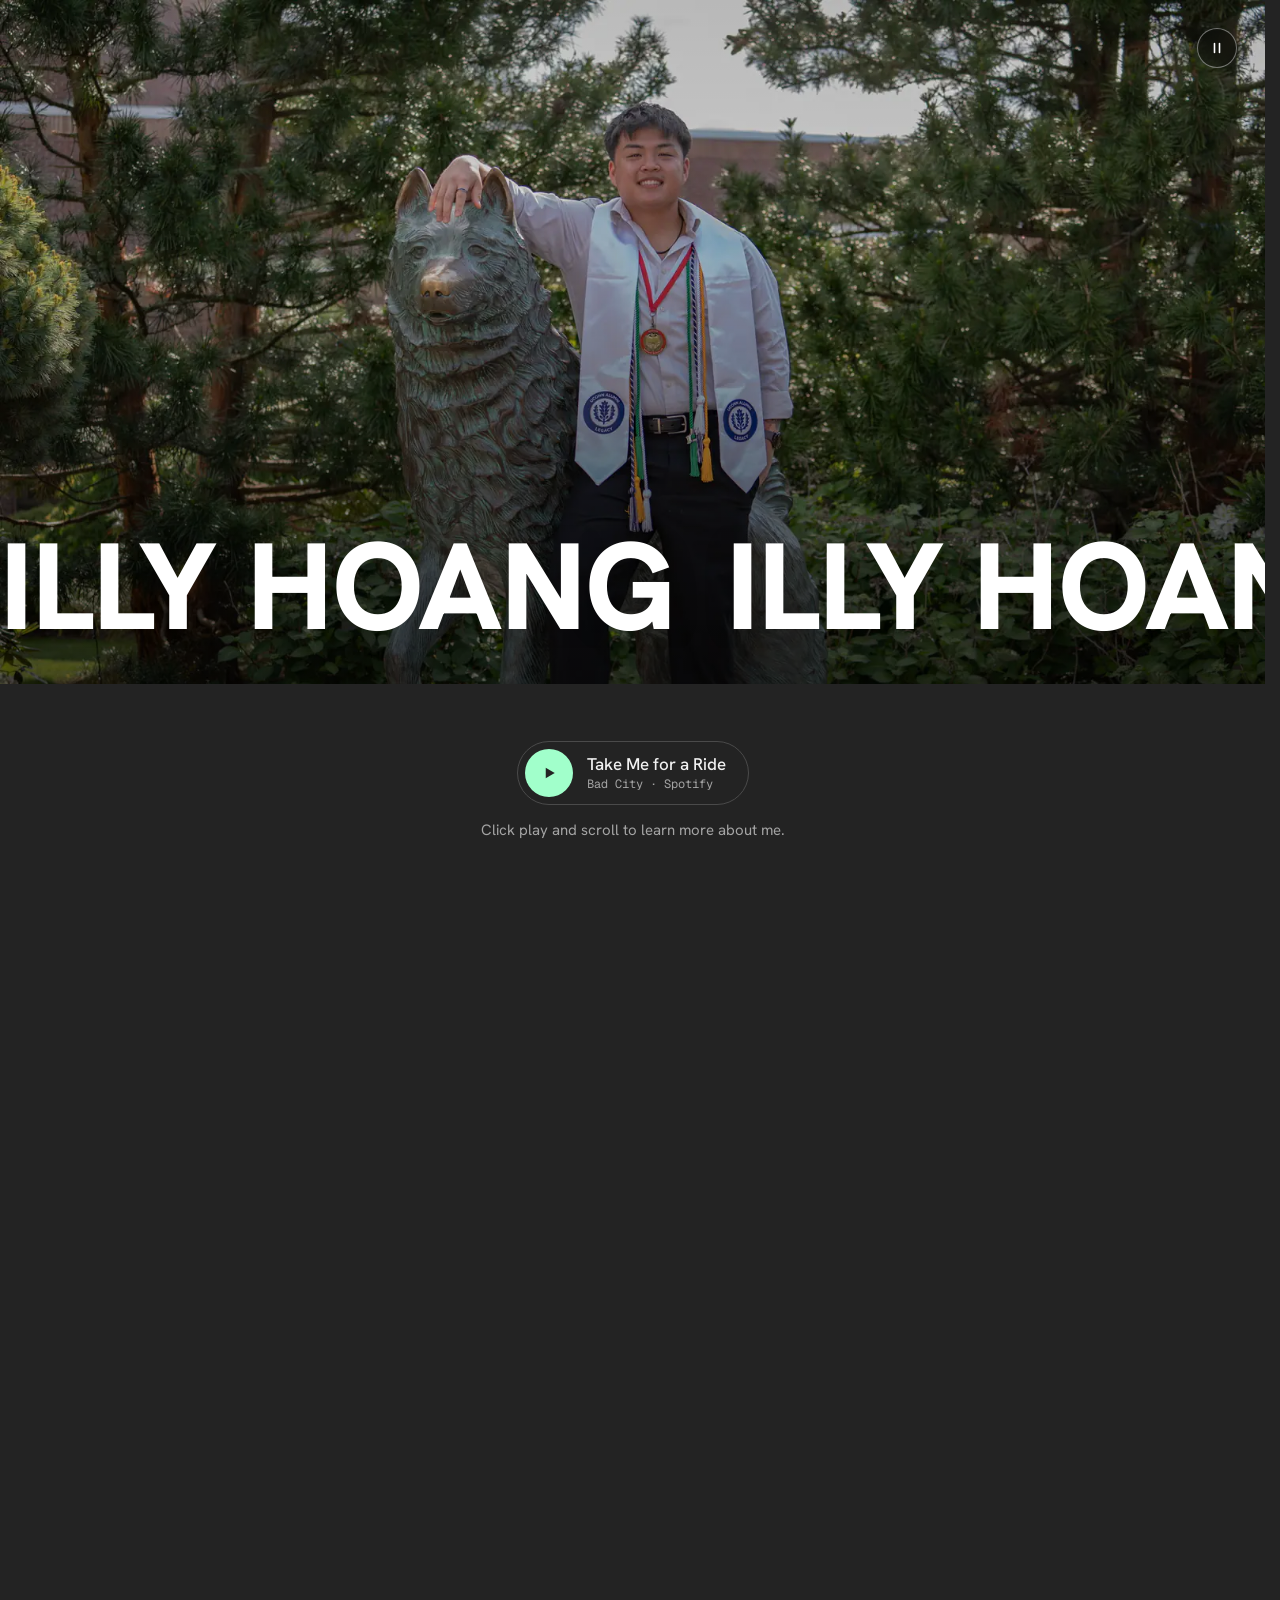
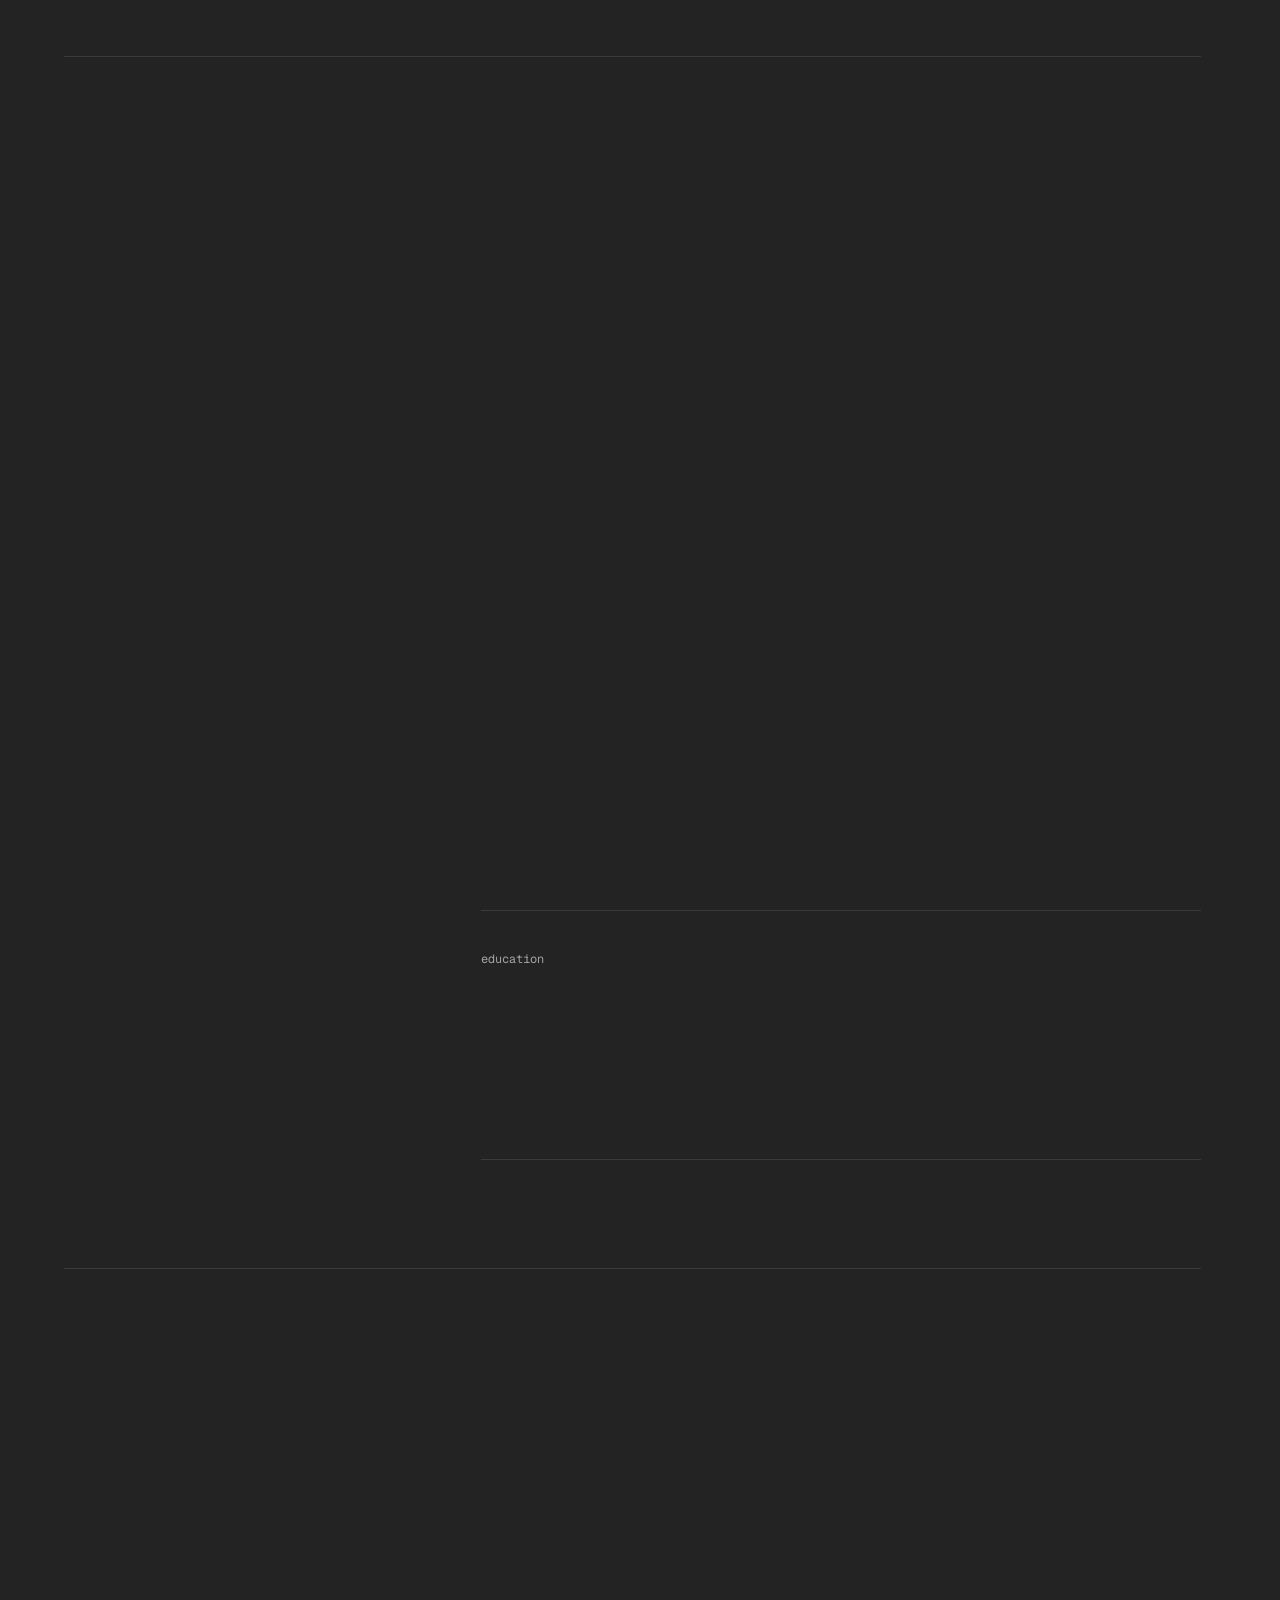
<file: index.html>
<!doctype html>
<html lang="en">
  <head>
    <meta charset="UTF-8" />
    <meta name="viewport" content="width=device-width, initial-scale=1" />
    <title>Illy Hoang · Data engineering</title>
    <meta
      name="description"
      content="Illy Hoang, aspiring data engineer and computer science master's student at USC. Projects, experience and how to get in touch."
    />
    <meta name="theme-color" content="#232323" />
    <meta name="color-scheme" content="dark" />
    <meta property="og:type" content="website" />
    <meta property="og:title" content="Illy Hoang · Data engineering" />
    <meta
      property="og:description"
      content="Aspiring data engineer and computer science master's student at USC."
    />
    <meta property="og:url" content="https://illydh.github.io/" />
    <meta property="og:image" content="https://illydh.github.io/assets/cover-1600.webp" />
    <link rel="icon" type="image/png" sizes="64x64" href="assets/favicon-64.png" />
    <link rel="apple-touch-icon" href="assets/apple-touch-icon.png" />
    <link rel="preconnect" href="https://fonts.googleapis.com" />
    <link rel="preconnect" href="https://fonts.gstatic.com" crossorigin />
    <link
      rel="stylesheet"
      href="https://fonts.googleapis.com/css2?family=Geist+Mono&family=Hanken+Grotesk:wght@400;500;800&family=Newsreader:opsz@6..72&display=swap"
    />
    <link rel="stylesheet" href="style.css" />
    <script type="module" src="script.js"></script>
  </head>

  <body>
    <a class="skip-link" href="#main">Skip to content</a>

    <header class="site-header">
      <nav class="nav wrap" aria-label="Main">
        <ul class="nav-links" id="nav-links">
          <li><a href="#about">About</a></li>
          <li><a href="#experience">Experience</a></li>
          <li><a href="#projects">Projects</a></li>
          <li><a href="#skills">Skills</a></li>
          <li><a href="#gallery">Gallery</a></li>
        </ul>
        <div class="nav-actions">
          <!-- Shown once the cover's song has been started -->
          <div class="now-playing" hidden>
            <span class="eq" aria-hidden="true"><i></i><i></i><i></i></span>
            <span class="now-title">Take Me for a Ride · Bad City</span>
            <button class="now-toggle" type="button" aria-label="Pause Take Me for a Ride">
              <svg class="icon-pause" width="12" height="12" viewBox="0 0 12 12" aria-hidden="true">
                <path d="M4 2.5v7M8 2.5v7" stroke="currentColor" stroke-width="1.8" stroke-linecap="round" />
              </svg>
              <svg class="icon-play" width="12" height="12" viewBox="0 0 12 12" aria-hidden="true">
                <path d="M3.5 2l6.5 4-6.5 4z" fill="currentColor" />
              </svg>
            </button>
          </div>
          <button class="menu-btn" type="button" aria-expanded="false" aria-controls="nav-links">Menu</button>
        </div>
      </nav>
    </header>

    <main id="main">
      <!-- COVER: a photo with the name running across it, then a song -->
      <section class="cover" id="top" aria-labelledby="cover-title">
        <div class="cover-photo">
          <img
            src="assets/cover-1600.webp"
            srcset="assets/cover-960.webp 960w, assets/cover-1600.webp 1600w, assets/cover-2304.webp 2304w"
            sizes="(orientation: portrait) 106vh, 100vw"
            alt=""
            width="2304"
            height="1536"
            fetchpriority="high"
            decoding="async"
          />
        </div>
        <h1 class="ticker" id="cover-title">
          <span class="sr-only">Illy Hoang</span>
          <!-- Two identical halves, so the loop is seamless -->
          <span class="ticker-track" aria-hidden="true"><span>Illy Hoang</span><span>Illy Hoang</span><span>Illy Hoang</span><span>Illy Hoang</span><span>Illy Hoang</span><span>Illy Hoang</span></span>
        </h1>
        <button class="icon-btn ticker-pause" type="button" aria-pressed="false" aria-label="Pause the moving name">
          <svg class="icon-pause" width="14" height="14" viewBox="0 0 14 14" aria-hidden="true">
            <path d="M4.5 2.5v9M9.5 2.5v9" stroke="currentColor" stroke-width="1.6" stroke-linecap="round" />
          </svg>
          <svg class="icon-play" width="14" height="14" viewBox="0 0 14 14" aria-hidden="true">
            <path d="M4 2.5l7 4.5-7 4.5z" fill="currentColor" />
          </svg>
        </button>
        <div class="cover-song">
          <div class="song-slot">
            <!-- Without JavaScript this opens the song on Spotify; script.js swaps in Spotify's player instead -->
            <a
              class="song"
              href="https://open.spotify.com/track/6iRoX4WbIeY9PQh5MNRPOm"
              target="_blank"
              rel="noopener"
              data-spotify-uri="spotify:track:6iRoX4WbIeY9PQh5MNRPOm"
              aria-label="Play Take Me for a Ride by Bad City"
            >
              <span class="song-play" aria-hidden="true">
                <svg width="18" height="18" viewBox="0 0 22 22"><path d="M7 4.5v13l11-6.5z" fill="currentColor" /></svg>
              </span>
              <span class="song-text">
                <span class="song-title">Take Me for a Ride</span>
                <span class="song-meta">Bad City · Spotify</span>
              </span>
            </a>
          </div>
          <p class="song-hint" aria-live="polite">Click play and scroll to learn more about me.</p>
        </div>
      </section>

      <!-- ABOUT: who I am, what I'm doing now, and how to reach me -->
      <section class="section" id="about" aria-labelledby="about-title">
        <div class="wrap split">
          <div class="sidehead">
            <h2 id="about-title">About</h2>
            <img
              class="about-photo"
              src="assets/about.webp"
              alt="Illy Hoang smiling in a bandana and rain jacket on a hillside trail, with a wide river and mountains behind"
              width="768"
              height="1024"
              loading="lazy"
              decoding="async"
            />
          </div>
          <div class="about-body">
            <p class="status">
              <span class="run-dot" aria-hidden="true"></span>
              <span class="run-word">running</span>
              <span>Data Platform SWE Intern, The Aerospace Corporation</span>
            </p>
            <!-- Draft copy: to be settled with Illy -->
            <p class="about-lede">
              Aspiring data engineer finishing a master's in computer science at USC. I build pipelines that take
              data from where it lands to where people can use it.
            </p>
            <div class="prose">
              <p>
                I like the unglamorous middle of the stack: getting data in, cleaning it, and making sure it's there
                when someone needs it. I'm also drawn to machine learning and large language models, and I'm always
                up for collaborating on projects and research that tackle real problems.
              </p>
              <p>
                Before USC I studied computer science and math at UConn, where I was a Ronald E. McNair Scholar.
                Outside work I run, hike and box.
              </p>
            </div>
            <div class="actions">
              <a class="btn btn-solid" href="assets/resume.pdf" target="_blank" rel="noopener">Download résumé</a>
              <a class="btn btn-outline" href="mailto:illyd.hoang@gmail.com">Email me</a>
            </div>
          </div>
        </div>
      </section>

      <!-- EXPERIENCE -->
      <section class="section" id="experience" aria-labelledby="experience-title">
        <div class="wrap split">
          <div class="sidehead">
            <h2 id="experience-title">Experience</h2>
            <p class="intro">Newest first. Open a role to see what I worked on there.</p>
            <a class="text-link" href="assets/resume.pdf" target="_blank" rel="noopener">Full history in my résumé (PDF)</a>
          </div>

          <div class="runs">
            <div class="runs-head" aria-hidden="true">
              <span>status</span><span>dates</span><span>role</span>
            </div>
            <ol class="run-list">
              <li class="run" data-status="running">
                <details>
                  <summary class="run-row">
                    <span class="run-status"><span class="run-dot" aria-hidden="true"></span>running</span>
                    <span class="run-dates">Jun 2026 – now</span>
                    <span class="run-role"><strong>Data Platform SWE Intern</strong><span>The Aerospace Corporation</span></span>
                    <span class="run-toggle" aria-hidden="true"></span>
                  </summary>
                  <p class="run-body">
                    An on-premise RAG pipeline that drafts dataset metadata for human review, FastAPI
                    services for knowledge graph operations, GraphDB and RAG benchmarks, and a Python ETL
                    script for GNSS data.
                  </p>
                </details>
              </li>
              <!-- TODO: start date and a one-line summary -->
              <li class="run" data-status="running">
                <div class="run-row">
                  <span class="run-status"><span class="run-dot" aria-hidden="true"></span>running</span>
                  <span class="run-dates">Now</span>
                  <span class="run-role"><strong>Graduate Research Assistant</strong><span>FORTIS Lab, USC</span></span>
                </div>
              </li>
              <li class="run" data-status="running">
                <details>
                  <summary class="run-row">
                    <span class="run-status"><span class="run-dot" aria-hidden="true"></span>running</span>
                    <span class="run-dates">Sep 2025 – now</span>
                    <span class="run-role"><strong>Computer Vision Lead</strong><span>USC Advanced Robotic Combat</span></span>
                    <span class="run-toggle" aria-hidden="true"></span>
                  </summary>
                  <p class="run-body">
                    Real-time multi-object tracking on a YOLO11 backbone at under 30 ms, with Segment
                    Anything and optical flow to cut ID switches.
                  </p>
                </details>
              </li>
              <li class="run" data-status="done">
                <details>
                  <summary class="run-row">
                    <span class="run-status"><span class="run-check" aria-hidden="true"></span>done</span>
                    <span class="run-dates">Aug 2024 – May 2025</span>
                    <span class="run-role"><strong>Software Engineer Intern</strong><span>Savant Systems</span></span>
                    <span class="run-toggle" aria-hidden="true"></span>
                  </summary>
                  <p class="run-body">
                    UI components and high-priority bug fixes for Savant's Power and Lighting app, in
                    React and TypeScript.
                  </p>
                </details>
              </li>
              <li class="run" data-status="done">
                <details>
                  <summary class="run-row">
                    <span class="run-status"><span class="run-check" aria-hidden="true"></span>done</span>
                    <span class="run-dates">Aug 2023 – May 2025</span>
                    <span class="run-role"><strong>Undergraduate Teaching Assistant</strong><span>UConn School of Computing</span></span>
                    <span class="run-toggle" aria-hidden="true"></span>
                  </summary>
                  <p class="run-body">
                    Course support for Discrete Systems, Systems Programming, Machine Learning and
                    Artificial Intelligence.
                  </p>
                </details>
              </li>
              <li class="run" data-status="done">
                <details>
                  <summary class="run-row">
                    <span class="run-status"><span class="run-check" aria-hidden="true"></span>done</span>
                    <span class="run-dates">May – Jul 2024</span>
                    <span class="run-role"><strong>InStep Intern, AI Research</strong><span>Infosys</span></span>
                    <span class="run-toggle" aria-hidden="true"></span>
                  </summary>
                  <p class="run-body">
                    Probed GPT-4 for vulnerabilities with prompt injection and jailbreaking, and presented
                    a business deck for an AI healthcare product.
                  </p>
                </details>
              </li>
              <li class="run" data-status="done">
                <details>
                  <summary class="run-row">
                    <span class="run-status"><span class="run-check" aria-hidden="true"></span>done</span>
                    <span class="run-dates">Oct 2023 – May 2024</span>
                    <span class="run-role"><strong>Web Developer</strong><span>UConn University Communications</span></span>
                    <span class="run-toggle" aria-hidden="true"></span>
                  </summary>
                  <p class="run-body">
                    Maintained university websites with WordPress, PHP and Jenkins pipelines, and fixed
                    issues reported across departments.
                  </p>
                </details>
              </li>
              <li class="run" data-status="done">
                <details>
                  <summary class="run-row">
                    <span class="run-status"><span class="run-check" aria-hidden="true"></span>done</span>
                    <span class="run-dates">Jun – Aug 2023</span>
                    <span class="run-role"><strong>Database Intern</strong><span>Easy Event Planning</span></span>
                    <span class="run-toggle" aria-hidden="true"></span>
                  </summary>
                  <p class="run-body">
                    Added third-party API data to master spreadsheets and managed a database covering more
                    than 50,000 product items.
                  </p>
                </details>
              </li>
            </ol>

            <h3 class="runs-group">education</h3>
            <ol class="run-list">
              <li class="run" data-status="running">
                <div class="run-row">
                  <span class="run-status"><span class="run-dot" aria-hidden="true"></span>running</span>
                  <span class="run-dates">2025 – 2027</span>
                  <span class="run-role"><strong>M.S. Computer Science</strong><span>University of Southern California</span></span>
                </div>
              </li>
              <li class="run" data-status="done">
                <div class="run-row">
                  <span class="run-status"><span class="run-check" aria-hidden="true"></span>done</span>
                  <span class="run-dates">2021 – 2025</span>
                  <span class="run-role"><strong>B.S. Computer Science, minor in Mathematics</strong><span>University of Connecticut · McNair Scholar</span></span>
                </div>
              </li>
            </ol>
          </div>
        </div>
      </section>

      <!-- PROJECTS -->
      <section class="section" id="projects" aria-labelledby="projects-title">
        <div class="wrap">
          <div class="section-head">
            <h2 id="projects-title">Projects</h2>
            <p class="meta"><span>projects</span> 6 rows · 2024–2026</p>
          </div>

          <div class="result-set">
            <div class="result-head" aria-hidden="true">
              <span>#</span><span>project</span><span>summary</span><span>stack</span><span>year</span>
            </div>
            <ol class="result-rows">
              <li>
                <button class="row" type="button" data-project="tien-len-ai" data-preview="assets/section-projects/preview/tien-len-ai.webp" aria-haspopup="dialog">
                  <img class="row-thumb" src="assets/section-projects/thumb/tien-len-ai.webp" alt="" width="160" height="160" loading="lazy" decoding="async" />
                  <span class="row-index">01</span>
                  <span class="row-title">Tiến Lên AI</span>
                  <span class="row-summary">Four AI players at a Vietnamese card table</span>
                  <span class="row-stack">TypeScript · React</span>
                  <span class="row-year">2025–</span>
                  <span class="row-arrow" aria-hidden="true"></span>
                </button>
              </li>
              <li>
                <button class="row" type="button" data-project="ghostformer" data-preview="assets/section-projects/preview/ghostformer.webp" aria-haspopup="dialog">
                  <img class="row-thumb" src="assets/section-projects/thumb/ghostformer.webp" alt="" width="160" height="160" loading="lazy" decoding="async" />
                  <span class="row-index">02</span>
                  <span class="row-title">GhostFormer</span>
                  <span class="row-summary">Predicting a hidden NFL player's motion</span>
                  <span class="row-stack">PyTorch · Lightning</span>
                  <span class="row-year">2024–25</span>
                  <span class="row-arrow" aria-hidden="true"></span>
                </button>
              </li>
              <li>
                <button class="row" type="button" data-project="aq10" data-preview="assets/section-projects/preview/aq10.webp" aria-haspopup="dialog">
                  <img class="row-thumb" src="assets/section-projects/thumb/aq10.webp" alt="" width="160" height="160" loading="lazy" decoding="async" />
                  <span class="row-index">03</span>
                  <span class="row-title">AQ-10 screening model</span>
                  <span class="row-summary">Autism diagnosis from ten screening answers</span>
                  <span class="row-stack">PyTorch · FastAPI</span>
                  <span class="row-year">2025</span>
                  <span class="row-arrow" aria-hidden="true"></span>
                </button>
              </li>
              <li>
                <button class="row" type="button" data-project="fashionforward" data-preview="assets/section-projects/preview/fashionforward.webp" aria-haspopup="dialog">
                  <img class="row-thumb" src="assets/section-projects/thumb/fashionforward.webp" alt="" width="160" height="160" loading="lazy" decoding="async" />
                  <span class="row-index">04</span>
                  <span class="row-title">FashionForward</span>
                  <span class="row-summary">Outfit compatibility and recommendations</span>
                  <span class="row-stack">Python · Recsys</span>
                  <span class="row-year">2025</span>
                  <span class="row-arrow" aria-hidden="true"></span>
                </button>
              </li>
              <li>
                <button class="row" type="button" data-project="nmt-attention" data-preview="assets/section-projects/preview/nmt-attention.webp" aria-haspopup="dialog">
                  <img class="row-thumb" src="assets/section-projects/thumb/nmt-attention.webp" alt="" width="160" height="160" loading="lazy" decoding="async" />
                  <span class="row-index">05</span>
                  <span class="row-title">Attention in NMT</span>
                  <span class="row-summary">How much attention matters in translation</span>
                  <span class="row-stack">Seq2seq · NLP</span>
                  <span class="row-year">2024</span>
                  <span class="row-arrow" aria-hidden="true"></span>
                </button>
              </li>
              <li>
                <button class="row" type="button" data-project="calories" data-preview="assets/section-projects/preview/calories.webp" aria-haspopup="dialog">
                  <img class="row-thumb" src="assets/section-projects/thumb/calories.webp" alt="" width="160" height="160" loading="lazy" decoding="async" />
                  <span class="row-index">06</span>
                  <span class="row-title">Calories burned</span>
                  <span class="row-summary">Estimating calories from a workout's vitals</span>
                  <span class="row-stack">Python · Regression</span>
                  <span class="row-year">2024</span>
                  <span class="row-arrow" aria-hidden="true"></span>
                </button>
              </li>
            </ol>
          </div>
        </div>
      </section>

      <!-- SKILLS -->
      <section class="section" id="skills" aria-labelledby="skills-title">
        <div class="wrap">
          <div class="section-head">
            <h2 id="skills-title">Skills</h2>
            <p class="meta"><span>languages</span> Python · SQL · Java · C++ · TypeScript · Bash</p>
          </div>
          <!-- Draft groupings: to be settled with Illy -->
          <ol class="stages">
            <li class="stage">
              <div class="stage-head"><span class="node" data-kind="source">ingest</span></div>
              <ul><li>Python</li><li>Node.js</li><li>Playwright</li></ul>
            </li>
            <li class="stage">
              <div class="stage-head"><span class="node" data-kind="sink">store</span></div>
              <ul><li>PostgreSQL</li><li>MongoDB</li><li>AWS</li></ul>
            </li>
            <li class="stage">
              <div class="stage-head"><span class="node" data-kind="transform">transform</span></div>
              <ul><li>SQL</li><li>pandas</li><li>Polars</li><li>NumPy</li></ul>
            </li>
            <li class="stage">
              <div class="stage-head"><span class="node" data-kind="transform">orchestrate</span></div>
              <ul><li>Docker</li><li>Git</li><li>Jenkins</li></ul>
            </li>
            <li class="stage">
              <div class="stage-head"><span class="node" data-kind="sink">serve</span></div>
              <ul><li>FastAPI</li><li>Flask</li><li>Tableau</li></ul>
            </li>
          </ol>
        </div>
      </section>

      <!-- GALLERY: photos from outside work; each opens as a post -->
      <section class="section gallery" id="gallery" aria-labelledby="gallery-title">
        <div class="wrap split">
          <div class="sidehead">
            <h2 id="gallery-title">Gallery</h2>
            <p class="intro">A peek into my interests.</p>
            <p class="meta"><span>photos</span> <span class="shot-count">9</span> posts</p>
          </div>
          <!--
            One <li class="shot"> per photo, newest first. To add a real photo, swap the
            placeholder <span class="ph"> for an <img> (see README), and fill in the
            place, date and caption.
          -->
          <ul class="shots">
              <li class="shot" data-place="Place" data-date="Month Year">
                <button class="tile" type="button" aria-haspopup="dialog">
                  <span class="ph" role="img" aria-label="Placeholder photo 1">01</span>
                </button>
                <p class="shot-caption" hidden>Caption for photo 1: where it was and what was going on.</p>
              </li>
              <li class="shot" data-place="Place" data-date="Month Year">
                <button class="tile" type="button" aria-haspopup="dialog">
                  <span class="ph" role="img" aria-label="Placeholder photo 2">02</span>
                </button>
                <p class="shot-caption" hidden>Caption for photo 2: where it was and what was going on.</p>
              </li>
              <li class="shot" data-place="Place" data-date="Month Year">
                <button class="tile" type="button" aria-haspopup="dialog">
                  <span class="ph" role="img" aria-label="Placeholder photo 3">03</span>
                </button>
                <p class="shot-caption" hidden>Caption for photo 3: where it was and what was going on.</p>
              </li>
              <li class="shot" data-place="Place" data-date="Month Year">
                <button class="tile" type="button" aria-haspopup="dialog">
                  <span class="ph" role="img" aria-label="Placeholder photo 4">04</span>
                </button>
                <p class="shot-caption" hidden>Caption for photo 4: where it was and what was going on.</p>
              </li>
              <li class="shot" data-place="Place" data-date="Month Year">
                <button class="tile" type="button" aria-haspopup="dialog">
                  <span class="ph" role="img" aria-label="Placeholder photo 5">05</span>
                </button>
                <p class="shot-caption" hidden>Caption for photo 5: where it was and what was going on.</p>
              </li>
              <li class="shot" data-place="Place" data-date="Month Year">
                <button class="tile" type="button" aria-haspopup="dialog">
                  <span class="ph" role="img" aria-label="Placeholder photo 6">06</span>
                </button>
                <p class="shot-caption" hidden>Caption for photo 6: where it was and what was going on.</p>
              </li>
              <li class="shot" data-place="Place" data-date="Month Year">
                <button class="tile" type="button" aria-haspopup="dialog">
                  <span class="ph" role="img" aria-label="Placeholder photo 7">07</span>
                </button>
                <p class="shot-caption" hidden>Caption for photo 7: where it was and what was going on.</p>
              </li>
              <li class="shot" data-place="Place" data-date="Month Year">
                <button class="tile" type="button" aria-haspopup="dialog">
                  <span class="ph" role="img" aria-label="Placeholder photo 8">08</span>
                </button>
                <p class="shot-caption" hidden>Caption for photo 8: where it was and what was going on.</p>
              </li>
              <li class="shot" data-place="Place" data-date="Month Year">
                <button class="tile" type="button" aria-haspopup="dialog">
                  <span class="ph" role="img" aria-label="Placeholder photo 9">09</span>
                </button>
                <p class="shot-caption" hidden>Caption for photo 9: where it was and what was going on.</p>
              </li>
          </ul>
        </div>
      </section>
    </main>

    <!-- CONTACT AND FOOTER -->
    <footer class="contact" id="contact" aria-labelledby="contact-title">
      <div class="wrap">
        <div class="contact-lead">
          <h2 id="contact-title">Let's connect</h2>
          <p class="contact-icons">
            <a class="icon-link" href="https://www.linkedin.com/in/illydh/" aria-label="LinkedIn">
              <svg width="22" height="22" viewBox="0 0 24 24" aria-hidden="true">
                <path
                  fill="currentColor"
                  d="M20.447 20.452h-3.554v-5.569c0-1.328-.027-3.037-1.852-3.037-1.853 0-2.136 1.445-2.136 2.939v5.667H9.351V9h3.414v1.561h.046c.477-.9 1.637-1.85 3.37-1.85 3.601 0 4.267 2.37 4.267 5.455v6.286zM5.337 7.433a2.062 2.062 0 1 1 0-4.125 2.062 2.062 0 0 1 0 4.125zM7.119 20.452H3.555V9h3.564v11.452zM22.225 0H1.771C.792 0 0 .774 0 1.729v20.542C0 23.227.792 24 1.771 24h20.451C23.2 24 24 23.227 24 22.271V1.729C24 .774 23.2 0 22.222 0h.003z"
                />
              </svg>
            </a>
            <a class="icon-link" href="https://github.com/illydh" aria-label="GitHub">
              <svg width="22" height="22" viewBox="0 0 16 16" aria-hidden="true">
                <path
                  fill="currentColor"
                  d="M8 0C3.58 0 0 3.58 0 8c0 3.54 2.29 6.53 5.47 7.59.4.07.55-.17.55-.38 0-.19-.01-.82-.01-1.49-2.01.37-2.53-.49-2.69-.94-.09-.23-.48-.94-.82-1.13-.28-.15-.68-.52-.01-.53.63-.01 1.08.58 1.23.82.72 1.21 1.87.87 2.33.66.07-.52.28-.87.51-1.07-1.78-.2-3.64-.89-3.64-3.95 0-.87.31-1.59.82-2.15-.08-.2-.36-1.02.08-2.12 0 0 .67-.21 2.2.82.64-.18 1.32-.27 2-.27.68 0 1.36.09 2 .27 1.53-1.04 2.2-.82 2.2-.82.44 1.1.16 1.92.08 2.12.51.56.82 1.27.82 2.15 0 3.07-1.87 3.75-3.65 3.95.29.25.54.73.54 1.48 0 1.07-.01 1.93-.01 2.2 0 .21.15.46.55.38A8.013 8.013 0 0 0 16 8c0-4.42-3.58-8-8-8z"
                />
              </svg>
            </a>
          </p>
        </div>

        <ul class="contact-list">
          <li class="email-row">
            <a class="text-link" href="mailto:illyd.hoang@gmail.com">illyd.hoang@gmail.com</a>
            <!-- Shown by script.js where the browser can copy -->
            <button class="copy-email" type="button" data-copy="illyd.hoang@gmail.com" aria-label="Copy email address" hidden>
              <svg width="16" height="16" viewBox="0 0 16 16" aria-hidden="true">
                <rect x="5.25" y="5.25" width="8.5" height="8.5" rx="1.75" fill="none" stroke="currentColor" stroke-width="1.4" />
                <path d="M10.75 3.25A1.5 1.5 0 0 0 9.25 2h-5A2 2 0 0 0 2.25 4v5a1.5 1.5 0 0 0 1.5 1.5" fill="none" stroke="currentColor" stroke-width="1.4" stroke-linecap="round" />
              </svg>
            </button>
            <span class="toast" role="status" aria-live="polite"></span>
          </li>
          <li><a class="text-link" href="assets/resume.pdf" target="_blank" rel="noopener">Résumé (PDF)</a></li>
          <li><a class="text-link" href="#top">Back to top</a></li>
        </ul>

        <p class="fine">© 2026 Illy Hoang</p>
      </div>
    </footer>

    <!-- Gallery post: filled from the photo that was opened -->
    <dialog class="post-dialog" aria-label="Photo">
      <button class="post-btn post-close" type="button" data-close aria-label="Close">
        <svg width="20" height="20" viewBox="0 0 20 20" aria-hidden="true"><path d="M5 5l10 10M15 5L5 15" stroke="currentColor" stroke-width="1.8" stroke-linecap="round" /></svg>
      </button>
      <button class="post-btn post-step post-prev" type="button" data-step="-1" aria-label="Previous photo">
        <svg width="16" height="16" viewBox="0 0 16 16" aria-hidden="true"><path d="M10 3L5 8l5 5" fill="none" stroke="currentColor" stroke-width="1.8" stroke-linecap="round" stroke-linejoin="round" /></svg>
      </button>
      <button class="post-btn post-step post-next" type="button" data-step="1" aria-label="Next photo">
        <svg width="16" height="16" viewBox="0 0 16 16" aria-hidden="true"><path d="M6 3l5 5-5 5" fill="none" stroke="currentColor" stroke-width="1.8" stroke-linecap="round" stroke-linejoin="round" /></svg>
      </button>
      <article class="post">
        <div class="post-media" data-slot="media"></div>
        <div class="post-side">
          <header class="post-head">
            <img class="avatar" src="assets/about-avatar.webp" alt="" width="40" height="40" />
            <div>
              <p class="post-name">Illy Hoang</p>
              <p class="post-place" data-slot="place"></p>
            </div>
            <button class="post-btn post-close-inline" type="button" data-close aria-label="Close">
              <svg width="20" height="20" viewBox="0 0 20 20" aria-hidden="true"><path d="M5 5l10 10M15 5L5 15" stroke="currentColor" stroke-width="1.8" stroke-linecap="round" /></svg>
            </button>
          </header>
          <div class="post-body">
            <p class="post-caption" data-slot="caption"></p>
            <p class="post-date" data-slot="date"></p>
          </div>
          <footer class="post-foot">
            <span class="post-count" data-slot="count"></span>
            <span class="post-keys" aria-hidden="true">← → to browse · Esc to close</span>
            <span class="post-phone-nav">
              <button class="post-btn post-step" type="button" data-step="-1" aria-label="Previous photo">
                <svg width="16" height="16" viewBox="0 0 16 16" aria-hidden="true"><path d="M10 3L5 8l5 5" fill="none" stroke="currentColor" stroke-width="1.8" stroke-linecap="round" stroke-linejoin="round" /></svg>
              </button>
              <button class="post-btn post-step" type="button" data-step="1" aria-label="Next photo">
                <svg width="16" height="16" viewBox="0 0 16 16" aria-hidden="true"><path d="M6 3l5 5-5 5" fill="none" stroke="currentColor" stroke-width="1.8" stroke-linecap="round" stroke-linejoin="round" /></svg>
              </button>
            </span>
          </footer>
        </div>
      </article>
    </dialog>

    <!-- Project detail panel: filled from the templates below -->
    <dialog class="panel" aria-labelledby="panel-title">
      <div class="sheet">
        <div class="sheet-top">
          <span class="sheet-meta" data-slot="meta"></span>
          <button class="btn-close" type="button" data-close>Close <kbd>Esc</kbd></button>
        </div>
        <div class="sheet-body" data-slot="body"></div>
      </div>
    </dialog>

    <!-- Draft write-ups: to be settled with Illy -->
    <template id="project-tien-len-ai" data-meta="01 · 2025–present">
      <h3 id="panel-title">Tiến Lên AI</h3>
      <p class="sheet-hook">Four AI players at a Vietnamese card table.</p>
      <img class="sheet-img" src="assets/section-projects/preview/tien-len-ai.webp" alt="Neon playing cards fanned out over a circuit board" width="640" height="640" />
      <div class="strip">
        <p class="label">pipeline</p>
        <ol>
          <li data-kind="source">game state</li>
          <li data-kind="transform">minimax · α-β</li>
          <li data-kind="output">win-rate sim</li>
        </ol>
      </div>
      <dl class="writeup">
        <div><dt>Problem</dt><dd>Which strategy wins Tiến Lên most often?</dd></div>
        <div><dt>Approach</dt><dd>A playable web game where any seat can be human, random, greedy or minimax with alpha-beta pruning. A headless simulator plays hundreds of games to compare win rates.</dd></div>
        <div><dt>Result</dt><dd>Alpha-beta cuts the branches searched per turn by about 40%.</dd></div>
      </dl>
      <p class="sheet-links">
        <a class="btn btn-solid" href="https://tien-len-ai.vercel.app/">Play the demo</a>
        <a class="btn btn-outline" href="https://github.com/illydh/tien-len-ai">GitHub</a>
      </p>
    </template>

    <template id="project-ghostformer" data-meta="02 · 2024–2025 · NFL Big Data Bowl">
      <h3 id="panel-title">GhostFormer</h3>
      <p class="sheet-hook">Predicting a hidden NFL player's motion from the other 21.</p>
      <img class="sheet-img" src="assets/section-projects/preview/ghostformer.webp" alt="NFL Big Data Bowl logo" width="960" height="501" />
      <div class="strip">
        <p class="label">pipeline</p>
        <ol>
          <li data-kind="source">tracking CSVs</li>
          <li data-kind="transform">masked frames</li>
          <li data-kind="output">position grid</li>
        </ol>
      </div>
      <dl class="writeup">
        <div><dt>Problem</dt><dd>Given 21 players, where should the 22nd be before the snap?</dd></div>
        <div><dt>Approach</dt><dd>Hide one defender per sample. A spatial transformer reads each frame, a temporal one reads the hidden player's history, and a grid head picks a spot on a 120×60 field.</dd></div>
        <div><dt>Result</dt><dd>About 70% accuracy and F1 on position, with a 3-yard mean error.</dd></div>
      </dl>
      <p class="sheet-links">
        <a class="btn btn-outline" href="https://github.com/illydh/2025-nfl-bdb">GitHub</a>
      </p>
    </template>

    <template id="project-aq10" data-meta="03 · 2025 · UConn">
      <h3 id="panel-title">AQ-10 screening model</h3>
      <p class="sheet-hook">Predicting autism diagnosis from ten screening answers.</p>
      <img class="sheet-img" src="assets/section-projects/preview/aq10.webp" alt="AQ-10 title card with a cartoon owl" width="960" height="685" />
      <div class="strip">
        <p class="label">pipeline</p>
        <ol>
          <li data-kind="source">survey answers</li>
          <li data-kind="transform">transformer</li>
          <li data-kind="output">FastAPI service</li>
        </ol>
      </div>
      <dl class="writeup">
        <div><dt>Problem</dt><dd>A naive model scores 91.5% accuracy by calling everyone negative.</dd></div>
        <div><dt>Approach</dt><dd>A transformer over the AQ-10 answers plus age and gender, retrained for balance and served through FastAPI with a React front end.</dd></div>
        <div><dt>Result</dt><dd>ROC AUC 0.82 and PR AUC 0.77. Advised by Suining He, PhD.</dd></div>
      </dl>
      <p class="sheet-links">
        <a class="btn btn-outline" href="https://github.com/illydh/aq10-analysis/tree/main">GitHub</a>
        <a class="btn btn-outline" href="assets/section-projects/project-5-final-report.pdf" target="_blank" rel="noopener">Report (PDF)</a>
      </p>
    </template>

    <!-- TODO: FashionForward result and details -->
    <template id="project-fashionforward" data-meta="04 · 2025 · UConn senior design">
      <h3 id="panel-title">FashionForward</h3>
      <p class="sheet-hook">Outfit compatibility and recommendations.</p>
      <img class="sheet-img" src="assets/section-projects/preview/fashionforward.webp" alt="Grid of clothing items sorted by category" width="960" height="438" />
      <div class="strip">
        <p class="label">pipeline</p>
        <ol>
          <li data-kind="source">catalog images</li>
          <li data-kind="transform">compatibility model</li>
          <li data-kind="output">live recs</li>
        </ol>
      </div>
      <dl class="writeup">
        <div><dt>Approach</dt><dd>A recommender, an outfit-compatibility model and a live recommendation app, built by a senior design team.</dd></div>
      </dl>
      <p class="sheet-links">
        <a class="btn btn-outline" href="https://github.com/CSE-SDP-Group-11">GitHub</a>
        <a class="btn btn-outline" href="https://www.overleaf.com/read/ghprshmtzbsk#2ba8bb">Paper</a>
      </p>
    </template>

    <!-- TODO: NMT result -->
    <template id="project-nmt-attention" data-meta="05 · Spring 2024 · independent study">
      <h3 id="panel-title">Attention in NMT</h3>
      <p class="sheet-hook">How much does the attention mechanism change translation quality?</p>
      <img class="sheet-img" src="assets/section-projects/preview/nmt-attention.webp" alt="Diagram of an encoder–decoder translation model with attention" width="960" height="541" />
      <div class="strip">
        <p class="label">pipeline</p>
        <ol>
          <li data-kind="source">EN–ES pairs</li>
          <li data-kind="transform">encoder–decoder</li>
          <li data-kind="output">BERTScore</li>
        </ol>
      </div>
      <dl class="writeup">
        <div><dt>Approach</dt><dd>One English-to-Spanish encoder–decoder, trained with several attention types and scored with BERTScore.</dd></div>
      </dl>
      <p class="sheet-links">
        <a class="btn btn-outline" href="https://github.com/illydh/nmt-model">GitHub</a>
        <a class="btn btn-outline" href="https://github.com/illydh/nmt-model/blob/main/spr24-research/final-report/nmt_model_final_report.pdf">Paper</a>
      </p>
    </template>

    <!-- TODO: calories result -->
    <template id="project-calories" data-meta="06 · 2024">
      <h3 id="panel-title">Calories burned</h3>
      <p class="sheet-hook">Estimating calories from a workout's vitals.</p>
      <img class="sheet-img" src="assets/section-projects/preview/calories.webp" alt="Illustration of two people running" width="735" height="794" />
      <div class="strip">
        <p class="label">pipeline</p>
        <ol>
          <li data-kind="source">workout vitals</li>
          <li data-kind="transform">cleaning</li>
          <li data-kind="output">regression</li>
        </ol>
      </div>
      <dl class="writeup">
        <div><dt>Problem</dt><dd>Given heart rate, height, weight, duration and body temperature, how many calories did a workout burn?</dd></div>
        <div><dt>Approach</dt><dd>An end-to-end pipeline on a public exercise dataset, from cleaning through model comparison.</dd></div>
      </dl>
      <p class="sheet-links">
        <a class="btn btn-outline" href="https://github.com/illydh/calories-burnt-predictor">GitHub</a>
      </p>
    </template>
  </body>
</html>
</file>
<file: style.css>
/* ==========================================================================
   Tokens
   The site has one theme, dark.
   ========================================================================== */

:root {
  --bg: #232323;
  --surface: #2c2c2c;
  --panel: #262626;
  --ink: #f2f2f2;
  --ink-2: #d6d6d6;
  --muted: #a4a4a4;
  --line: #3a3a3a;
  --outline: #4a4a4a;
  --accent: #a1ffcb;
  --accent-ink: #232323;
  --lit: #a1ffcb;
  --action: #a1ffcb;
  --action-hover: #c4ffde;
  --action-ink: #232323;
  /* graph pieces: the Skills stages (and the saved pipeline graph) */
  --node: #2c2c2c;
  --node-line: #454545;
  --edge: #5a5a5a;
  --record: #bdbdbd;
  --glyph: #8a8a8a;
  --grid-dot: rgb(255 255 255 / 0.075);
  color-scheme: dark;
}

:root {
  --font-display: "Newsreader", Georgia, serif;
  --font-text: "Hanken Grotesk", system-ui, sans-serif;
  --font-mono: "Geist Mono", ui-monospace, SFMono-Regular, Menlo, monospace;

  --header-h: 72px;
  --gutter: clamp(24px, 5vw, 120px);
  --wrap: 1200px;
  --radius: 10px;
  --section-space: clamp(72px, 8.5vw, 112px);

  --ease-out: cubic-bezier(0.22, 1, 0.36, 1);
  --ease-in-out: cubic-bezier(0.65, 0, 0.35, 1);
}

@media (max-width: 860px) {
  :root {
    --header-h: 64px;
  }
}

/* ==========================================================================
   Base
   ========================================================================== */

*,
*::before,
*::after {
  box-sizing: border-box;
}

* {
  margin: 0;
}

html {
  scroll-behavior: smooth;
  scroll-padding-top: var(--header-h);
  scrollbar-gutter: stable;
  -webkit-text-size-adjust: 100%;
}

html:has(dialog[open]) {
  overflow: hidden;
}

body {
  background: var(--bg);
  color: var(--ink);
  font: 400 1.0625rem/1.55 var(--font-text);
  -webkit-font-smoothing: antialiased;
  -moz-osx-font-smoothing: grayscale;
  text-rendering: optimizeLegibility;
}

img,
svg,
canvas {
  display: block;
  max-width: 100%;
}

/* width/height attributes reserve space; aspect-ratio rules set the shape */
img {
  height: auto;
}

button {
  font: inherit;
  color: inherit;
}

a {
  color: inherit;
}

ul,
ol {
  padding: 0;
  list-style: none;
}

::selection {
  background: var(--accent);
  color: var(--accent-ink);
}

:focus-visible {
  outline: 2px solid var(--lit);
  outline-offset: 3px;
  border-radius: 4px;
}

.wrap {
  width: min(var(--wrap), 100% - 2 * var(--gutter));
  margin-inline: auto;
}

.sr-only {
  position: absolute;
  width: 1px;
  height: 1px;
  padding: 0;
  margin: -1px;
  overflow: hidden;
  clip: rect(0 0 0 0);
  white-space: nowrap;
  border: 0;
}

.skip-link {
  position: absolute;
  left: 16px;
  top: 12px;
  z-index: 100;
  padding: 10px 16px;
  border-radius: var(--radius);
  background: var(--action);
  color: var(--action-ink);
  font-weight: 500;
  text-decoration: none;
  transform: translateY(-200%);
}

.skip-link:focus-visible {
  transform: none;
}

.label {
  font: 400 0.8125rem/1.4 var(--font-mono);
  color: var(--muted);
}

h2 {
  font: 400 clamp(2.5rem, 4.4vw, 4rem) / 1 var(--font-display);
  letter-spacing: -0.02em;
}

/* ==========================================================================
   Controls
   ========================================================================== */

.btn {
  display: inline-flex;
  align-items: center;
  justify-content: center;
  gap: 8px;
  min-height: 48px;
  padding: 0 20px;
  border-radius: var(--radius);
  border: 1px solid transparent;
  font: 500 0.9375rem/1 var(--font-text);
  text-decoration: none;
  cursor: pointer;
  transition:
    transform 160ms var(--ease-out),
    background-color 160ms ease,
    border-color 160ms ease,
    color 160ms ease;
}

.btn:active {
  transform: scale(0.97);
}

.btn-solid {
  background: var(--action);
  color: var(--action-ink);
}

.btn-outline {
  border-color: var(--outline);
  color: var(--ink);
}

@media (hover: hover) {
  .btn-solid:hover {
    background: var(--action-hover);
  }

  .btn-outline:hover {
    border-color: var(--ink);
    background: var(--surface);
  }
}

.icon-btn {
  display: grid;
  place-items: center;
  width: 40px;
  height: 40px;
  padding: 0;
  border: 1px solid var(--outline);
  border-radius: 50%;
  background: none;
  color: var(--ink);
  cursor: pointer;
  transition:
    transform 160ms var(--ease-out),
    background-color 160ms ease,
    border-color 160ms ease;
}

.icon-btn:active {
  transform: scale(0.94);
}

@media (hover: hover) {
  .icon-btn:hover {
    background: var(--surface);
    border-color: var(--ink);
  }
}

.text-link {
  text-decoration: underline;
  text-decoration-thickness: 1px;
  text-decoration-color: color-mix(in srgb, currentColor 40%, transparent);
  text-underline-offset: 4px;
  transition:
    color 160ms ease,
    text-decoration-color 160ms ease;
}

@media (hover: hover) {
  .text-link:hover {
    color: var(--ink);
    text-decoration-color: var(--lit);
  }
}

/* Links outside running text get a 44px tap height */
.contact-list .text-link,
.sidehead .text-link {
  display: inline-flex;
  align-items: center;
  min-height: 44px;
}

/* Mask icons shared by a few elements */
.row-arrow,
.sheet-links .btn::after,
.run-check,
.toast::before,
.ph::before {
  --icon: none;
  background: currentColor;
  -webkit-mask: var(--icon) center / contain no-repeat;
  mask: var(--icon) center / contain no-repeat;
}

/* ==========================================================================
   Header and navigation
   ========================================================================== */

.site-header {
  position: fixed;
  top: 0;
  left: 0;
  right: 0;
  z-index: 20;
  background: color-mix(in srgb, var(--bg) 86%, transparent);
  -webkit-backdrop-filter: saturate(140%) blur(12px);
  backdrop-filter: saturate(140%) blur(12px);
  border-bottom: 1px solid transparent;
  transition:
    border-color 200ms ease,
    transform 260ms var(--ease-out),
    visibility 0s;
}

.site-header[data-scrolled] {
  border-bottom-color: var(--line);
}

/* On the cover the header stays out of the way until the page moves:
   script.js sets data-hidden at the very top. It slides away, then stops
   taking focus. */
.site-header[data-hidden] {
  transform: translateY(-100%);
  visibility: hidden;
  transition:
    border-color 200ms ease,
    transform 200ms ease-in,
    visibility 0s linear 200ms;
}

/* Now playing: shown once the cover's song has been started */
.now-playing {
  display: flex;
  align-items: center;
  gap: 10px;
  height: 40px;
  padding: 0 4px 0 14px;
  border: 1px solid var(--outline);
  border-radius: 999px;
  font-size: 0.8125rem;
  color: var(--ink-2);
}

.now-playing[hidden] {
  display: none;
}

.now-title {
  max-width: 15rem;
  overflow: hidden;
  white-space: nowrap;
  text-overflow: ellipsis;
}

.now-toggle {
  display: grid;
  place-items: center;
  flex: none;
  width: 30px;
  height: 30px;
  padding: 0;
  border: 0;
  border-radius: 50%;
  background: var(--action);
  color: var(--action-ink);
  cursor: pointer;
  transition: transform 160ms var(--ease-out);
}

.now-toggle:active {
  transform: scale(0.92);
}

.now-toggle .icon-play {
  display: none;
}

.now-playing:not([data-playing]) .now-toggle .icon-pause {
  display: none;
}

.now-playing:not([data-playing]) .now-toggle .icon-play {
  display: block;
}

.eq {
  display: flex;
  align-items: flex-end;
  gap: 2px;
  height: 12px;
}

.eq i {
  display: block;
  width: 3px;
  height: 12px;
  border-radius: 1px;
  background: var(--lit);
  transform-origin: bottom;
  transform: scaleY(0.35);
}

.now-playing[data-playing] .eq i:nth-child(1) { transform: scaleY(0.6); }
.now-playing[data-playing] .eq i:nth-child(2) { transform: scaleY(1); }
.now-playing[data-playing] .eq i:nth-child(3) { transform: scaleY(0.45); }

@media (max-width: 860px) {
  .now-playing {
    height: 46px;
    padding: 0 0 0 12px;
  }

  .now-title {
    display: none;
  }

  .now-toggle {
    width: 44px;
    height: 44px;
  }
}

/* The links sit in the middle of the page; the right-hand column holds the
   now-playing pill (and, on phones, the menu button). */
.nav {
  display: grid;
  grid-template-columns: 1fr auto 1fr;
  align-items: center;
  gap: 32px;
  height: var(--header-h);
}

.nav-links {
  grid-column: 2;
  display: flex;
  gap: 40px;
  font-size: 0.9375rem;
}

.nav-links a {
  display: inline-block;
  padding-block: 6px;
  color: var(--muted);
  text-decoration: none;
  background: linear-gradient(currentColor, currentColor) 0 100% / 0 1px no-repeat;
  transition:
    color 160ms ease,
    background-size 240ms var(--ease-out);
}

.nav-links a[aria-current] {
  color: var(--ink);
  background-size: 100% 1px;
}

@media (hover: hover) {
  .nav-links a:hover {
    color: var(--ink);
    background-size: 100% 1px;
  }
}

.nav-actions {
  grid-column: 3;
  justify-self: end;
  display: flex;
  align-items: center;
  gap: 10px;
}

.menu-btn {
  display: none;
  align-items: center;
  min-height: 44px;
  padding: 0 16px;
  border: 1px solid var(--outline);
  border-radius: var(--radius);
  background: none;
  font-weight: 500;
  font-size: 0.9375rem;
  cursor: pointer;
}

@media (max-width: 860px) {
  .icon-btn {
    width: 44px;
    height: 44px;
  }

  .menu-btn {
    display: inline-flex;
  }

  /* The header's backdrop-filter makes it the containing block, so the menu
     is positioned against the header rather than the viewport. */
  .nav-links {
    position: absolute;
    top: 100%;
    left: 0;
    right: 0;
    height: calc(100dvh - var(--header-h));
    flex-direction: column;
    gap: 0;
    margin: 0;
    padding: 16px var(--gutter) 32px;
    background: var(--bg);
    visibility: hidden;
    opacity: 0;
    transform: translateY(-8px);
    transition:
      opacity 180ms ease,
      transform 240ms var(--ease-out),
      visibility 0s linear 240ms;
  }

  .site-header[data-menu="open"] .nav-links {
    visibility: visible;
    opacity: 1;
    transform: none;
    transition:
      opacity 180ms ease,
      transform 240ms var(--ease-out);
  }

  .nav-links a {
    display: block;
    padding: 14px 0;
    border-bottom: 1px solid var(--line);
    background: none;
    color: var(--ink);
    font: 400 2.25rem/1.1 var(--font-display);
    letter-spacing: -0.015em;
  }
}

/* ==========================================================================
   Cover
   The photo across the full width with the name running over it,
   then the song, centred. The header stays hidden here until the page
   scrolls. The name is white because it sits on the photo.
   ========================================================================== */

.cover {
  --photo-h: 76%;
  /* How far above the photo's bottom edge the name runs */
  --name-lift: 4%;
  position: relative;
  isolation: isolate;
  display: flex;
  flex-direction: column;
  height: 100svh;
  min-height: 560px;
  overflow: hidden;
}

.cover-photo {
  position: relative;
  flex: none;
  height: var(--photo-h);
  overflow: hidden;
  background: #1b1b1b;
}

.cover-photo img {
  width: 100%;
  height: 100%;
  object-fit: cover;
  object-position: 51% 0%;
}

/* Darker toward the bottom, where the name runs, so white lettering holds */
.cover-photo::after {
  content: "";
  position: absolute;
  inset: 0;
  background: linear-gradient(
    180deg,
    rgb(0 0 0 / 0.16) 0%,
    rgb(0 0 0 / 0.08) 38%,
    rgb(0 0 0 / 0.32) 66%,
    rgb(0 0 0 / 0.56) 100%
  );
}

/* The name runs edge to edge across the lower part of the photo, below the
   face, as a slow loop (see the motion block); the track holds two
   identical halves, so moving it by half is seamless */
.ticker {
  position: absolute;
  z-index: 1;
  bottom: calc(100% - var(--photo-h) + var(--name-lift));
  left: 0;
  right: 0;
  overflow: hidden;
  white-space: nowrap;
  pointer-events: none;
  color: #fff;
  font: 800 clamp(3.5rem, 9.6vw, 9.375rem) / 1 var(--font-text);
  letter-spacing: -0.01em;
  text-transform: uppercase;
  text-shadow: 0 2px 30px rgb(0 0 0 / 0.18);
}

.ticker-track {
  display: inline-flex;
}

.ticker-track > span {
  padding-right: 0.42em;
}

.cover[data-ticker-paused] .ticker-track {
  animation-play-state: paused;
}

/* Pause for the moving name (anything that moves for more than five
   seconds needs one); top corner of the photo, clear of the name */
.ticker-pause {
  position: absolute;
  z-index: 2;
  top: clamp(16px, 2.2vw, 28px);
  right: clamp(16px, 2.2vw, 28px);
  border-color: rgb(255 255 255 / 0.4);
  background: rgb(0 0 0 / 0.32);
  color: #fff;
  -webkit-backdrop-filter: blur(8px);
  backdrop-filter: blur(8px);
}

@media (hover: hover) {
  .ticker-pause:hover {
    border-color: #fff;
    background: rgb(0 0 0 / 0.5);
  }
}

.ticker-pause .icon-play,
.ticker-pause[aria-pressed="true"] .icon-pause {
  display: none;
}

.ticker-pause[aria-pressed="true"] .icon-play {
  display: block;
}

/* Below the photo: the song, centred */
.cover-song {
  flex: 1;
  display: flex;
  flex-direction: column;
  align-items: center;
  justify-content: center;
  gap: 14px;
  padding: 16px var(--gutter);
  text-align: center;
}

.song-slot {
  display: flex;
  justify-content: center;
  width: 100%;
}

.song {
  display: inline-flex;
  align-items: center;
  gap: 14px;
  padding: 7px 22px 7px 7px;
  border: 1px solid var(--outline);
  border-radius: 999px;
  color: var(--ink);
  text-decoration: none;
  transition:
    border-color 160ms ease,
    background-color 160ms ease,
    transform 160ms var(--ease-out);
}

.song:active {
  transform: scale(0.97);
}

@media (hover: hover) {
  .song:hover {
    border-color: var(--ink);
    background: var(--surface);
  }
}

.song-play {
  display: grid;
  place-items: center;
  flex: none;
  width: 48px;
  height: 48px;
  border-radius: 50%;
  background: var(--action);
  color: var(--action-ink);
}

.song-text {
  display: grid;
  gap: 2px;
  text-align: left;
}

.song-title {
  font-weight: 500;
  font-size: 1.0625rem;
  line-height: 1.2;
}

.song-meta {
  font: 400 0.75rem/1.3 var(--font-mono);
  color: var(--muted);
}

.song-hint {
  font-size: 0.9375rem;
  color: var(--muted);
}

/* Spotify's compact player, once the song has been started */
.song-slot iframe {
  display: block;
  width: min(440px, 100%);
  height: 80px;
  border: 0;
  border-radius: 12px;
}

@media (max-width: 600px) {
  .cover {
    --photo-h: 70%;
    --name-lift: 14%;
  }

  .song-play {
    width: 44px;
    height: 44px;
  }
}

/* 404 page */
.not-found {
  min-height: 100svh;
  padding-top: calc(var(--header-h) + var(--section-space));
}

.not-found h1 {
  margin-top: 16px;
  font: 400 clamp(2.5rem, 4.4vw, 4rem) / 1 var(--font-display);
  letter-spacing: -0.02em;
}

/* ==========================================================================
   Shared: lede, action row and the live status line
   ========================================================================== */

.lede {
  margin-top: 28px;
  max-width: 33rem;
  font-size: clamp(1.0625rem, 1.46vw, 1.3125rem);
  line-height: 1.5;
  color: var(--ink-2);
}

.actions {
  display: flex;
  flex-wrap: wrap;
  gap: 12px;
  margin-top: 28px;
}

.status {
  display: flex;
  align-items: center;
  flex-wrap: wrap;
  gap: 4px 10px;
  padding-top: 24px;
  font: 400 0.8125rem/1.4 var(--font-mono);
  color: var(--muted);
}

.run-word {
  color: var(--lit);
}

.run-dot {
  position: relative;
  flex: none;
  width: 8px;
  height: 8px;
  border-radius: 50%;
  background: var(--lit);
  box-shadow: 0 0 0 3px color-mix(in srgb, var(--lit) 22%, transparent);
}

/* On load: the photo settles while the name fades in, then the song
   follows. The name then drifts slowly sideways in a loop. The same
   entrance plays again whenever the cover comes back on screen after
   leaving it (script.js sets data-away while it's off screen). */
@media (prefers-reduced-motion: no-preference) {
  .cover-photo img {
    animation: settle 1400ms var(--ease-out) backwards;
  }

  .ticker {
    animation: fade 900ms ease backwards;
    animation-delay: 150ms;
  }

  .ticker-track {
    animation: ticker 60s linear infinite;
  }

  .cover-song {
    animation: rise 640ms var(--ease-out) backwards;
    animation-delay: 420ms;
  }

  .cover[data-away] :is(.cover-photo img, .ticker, .cover-song) {
    animation: none;
  }

  /* Everything below the cover rises into place as it comes on screen, and
     again each time it comes back after leaving the screen entirely.
     script.js marks each block: "out" while it's off screen (so the reset
     is never seen), "in" while it plays, "done" after. */
  [data-reveal="out"] {
    opacity: 0;
  }

  [data-reveal="in"] {
    animation: rise 560ms var(--ease-out) backwards;
    animation-delay: var(--reveal-delay, 0ms);
  }

  .now-playing[data-playing] .eq i {
    animation: eq 900ms ease-in-out infinite alternate;
  }

  .now-playing[data-playing] .eq i:nth-child(2) {
    animation-duration: 700ms;
    animation-delay: -300ms;
  }

  .now-playing[data-playing] .eq i:nth-child(3) {
    animation-duration: 1100ms;
    animation-delay: -600ms;
  }

  .run-dot::after {
    content: "";
    position: absolute;
    inset: 0;
    border-radius: 50%;
    background: var(--lit);
    animation: ping 2.4s var(--ease-out) 2;
  }

  /* The live dot pulses twice each time its line comes on screen: under five
     seconds, so it needs no pause control. */
  [data-reveal="out"] .run-dot::after {
    animation: none;
  }
}

@keyframes rise {
  from {
    opacity: 0;
    transform: translateY(14px);
  }
}

@keyframes settle {
  from {
    opacity: 0;
    transform: scale(1.04);
  }
}

@keyframes fade {
  from {
    opacity: 0;
  }
}

@keyframes ticker {
  from {
    transform: translateX(-6%);
  }
  to {
    transform: translateX(-56%);
  }
}

@keyframes eq {
  from {
    transform: scaleY(0.3);
  }
  to {
    transform: scaleY(1);
  }
}

@keyframes ping {
  0% {
    transform: scale(1);
    opacity: 0.55;
  }
  70%,
  100% {
    transform: scale(2.6);
    opacity: 0;
  }
}

/* ==========================================================================
   Sections
   ========================================================================== */

.section {
  padding-block: var(--section-space);
}

.section + .section {
  padding-top: 0;
}

.section + .section > .wrap {
  padding-top: var(--section-space);
  border-top: 1px solid var(--line);
}

.split {
  display: grid;
  grid-template-columns: minmax(0, 11fr) minmax(0, 19fr);
}

.sidehead {
  padding-right: 40px;
}

.sidehead .intro {
  max-width: 20rem;
  margin-top: 18px;
  color: var(--muted);
}

.sidehead .text-link {
  margin-top: 6px;
  font-size: 0.9375rem;
}

.section-head {
  display: flex;
  align-items: flex-end;
  justify-content: space-between;
  flex-wrap: wrap;
  gap: 16px 32px;
}

.meta {
  font: 400 0.8125rem/1.5 var(--font-mono);
  color: var(--muted);
}

.meta span {
  margin-right: 12px;
  color: var(--ink-2);
}

@media (max-width: 900px) {
  .split {
    grid-template-columns: minmax(0, 1fr);
    gap: 32px;
  }

  .sidehead {
    padding-right: 0;
  }
}

/* About ------------------------------------------------------------------ */

.about-photo {
  display: block;
  width: min(360px, 100%);
  aspect-ratio: 4 / 5;
  margin-top: 32px;
  object-fit: cover;
  object-position: 50% 62%;
  border-radius: 14px;
  background: var(--surface);
}

.about-body {
  padding-top: 14px;
}

.about-lede {
  max-width: 36rem;
  margin-top: 18px;
  font: 400 clamp(1.5rem, 2.25vw, 2.0625rem) / 1.28 var(--font-display);
  letter-spacing: -0.01em;
}

.about-body .status {
  padding-top: 0;
}

.prose {
  max-width: 40rem;
  margin-top: 28px;
  font-size: clamp(1.0625rem, 1.35vw, 1.1875rem);
  line-height: 1.55;
  color: var(--ink-2);
}

.prose p + p {
  margin-top: 1em;
}

.about-body .actions {
  margin-top: 32px;
}

@media (max-width: 900px) {
  .about-photo {
    width: min(100%, 480px);
    aspect-ratio: 1;
    margin-top: 24px;
  }

  .about-body {
    padding-top: 0;
  }
}

/* Experience as a run history ------------------------------------------- */

.runs-head,
.run-row {
  display: grid;
  grid-template-columns: 130px 170px minmax(0, 1fr) 24px;
  align-items: start;
}

.runs-head {
  padding-bottom: 12px;
  font: 400 0.75rem/1.4 var(--font-mono);
  color: var(--muted);
}

.run-list {
  border-bottom: 1px solid var(--line);
}

.run {
  border-top: 1px solid var(--line);
}

.run-row {
  padding: 18px 12px;
  margin-inline: -12px;
  border-radius: 8px;
}

.run-status,
.run-dates {
  display: flex;
  align-items: center;
  gap: 8px;
  padding-top: 4px;
  font: 400 0.8125rem/1.4 var(--font-mono);
  color: var(--muted);
}

.run[data-status="running"] .run-status {
  color: var(--lit);
}

.run-check {
  --icon: url("data:image/svg+xml,%3Csvg xmlns='http://www.w3.org/2000/svg' viewBox='0 0 14 14'%3E%3Cpath d='M2.5 7.5l3 3 6-7' fill='none' stroke='%23000' stroke-width='1.6' stroke-linecap='round' stroke-linejoin='round'/%3E%3C/svg%3E");
  flex: none;
  width: 14px;
  height: 14px;
}

.run-role strong {
  display: block;
  font-weight: 500;
  font-size: 1.1875rem;
  line-height: 1.35;
  color: var(--ink);
}

.run-role span {
  display: block;
  margin-top: 2px;
  font-size: 1rem;
  color: var(--muted);
}

summary.run-row {
  cursor: pointer;
  list-style: none;
  transition: background-color 160ms ease;
}

summary.run-row::-webkit-details-marker {
  display: none;
}

@media (hover: hover) {
  summary.run-row:hover {
    background: var(--surface);
  }
}

.run-toggle {
  position: relative;
  width: 20px;
  height: 20px;
  margin-top: 3px;
}

.run-toggle::before,
.run-toggle::after {
  content: "";
  position: absolute;
  left: 4px;
  right: 4px;
  top: calc(50% - 0.75px);
  height: 1.5px;
  border-radius: 1px;
  background: var(--ink);
  transition: transform 240ms var(--ease-out);
}

.run-toggle::after {
  transform: rotate(90deg);
}

details[open] .run-toggle::after {
  transform: rotate(0deg);
}

.run-body {
  max-width: 30rem;
  margin-left: 300px;
  padding: 0 24px 22px 0;
  color: var(--ink-2);
}

@supports (interpolate-size: allow-keywords) {
  :root {
    interpolate-size: allow-keywords;
  }

  details::details-content {
    height: 0;
    overflow: clip;
    transition:
      height 280ms var(--ease-out),
      content-visibility 280ms allow-discrete;
  }

  details[open]::details-content {
    height: auto;
  }
}

.runs-group {
  margin-top: 40px;
  padding-bottom: 12px;
  font: 400 0.75rem/1.4 var(--font-mono);
  color: var(--muted);
}

@media (max-width: 700px) {
  .runs-head {
    display: none;
  }

  .run-row {
    grid-template-columns: auto minmax(0, 1fr) 24px;
    grid-template-areas:
      "status dates toggle"
      "role role toggle";
    column-gap: 14px;
    row-gap: 6px;
    padding-block: 16px;
  }

  .run-status {
    grid-area: status;
  }

  .run-dates {
    grid-area: dates;
  }

  .run-role {
    grid-area: role;
  }

  .run-toggle {
    grid-area: toggle;
  }

  .run-body {
    margin-left: 0;
  }
}

/* Projects as a result set ---------------------------------------------- */

.result-set {
  margin-top: 48px;
}

.result-head,
.row {
  display: grid;
  grid-template-columns: 64px minmax(0, 400fr) minmax(0, 400fr) minmax(0, 216fr) 72px 48px;
  align-items: center;
}

.result-head {
  padding-bottom: 12px;
  font: 400 0.75rem/1.4 var(--font-mono);
  color: var(--muted);
}

.result-head span:first-child,
.row-index {
  padding-left: 14px;
}

.result-rows {
  border-bottom: 1px solid var(--line);
}

.result-rows > li {
  border-top: 1px solid var(--line);
}

.row {
  position: relative;
  width: 100%;
  min-height: 76px;
  padding: 0;
  border: 0;
  background: none;
  text-align: left;
  cursor: pointer;
  transition: background-color 160ms ease;
}

.row::before {
  content: "";
  position: absolute;
  left: 0;
  top: 0;
  bottom: 0;
  width: 2px;
  background: var(--lit);
  transform: scaleY(0);
  transition: transform 220ms var(--ease-out);
}

.row-thumb {
  display: none;
}

.row-index,
.row-stack,
.row-year {
  font: 400 0.8125rem/1.4 var(--font-mono);
  color: var(--muted);
}

.row-title {
  font: 400 1.75rem/1.15 var(--font-display);
  letter-spacing: -0.01em;
  color: var(--ink);
}

.row-summary {
  padding-right: 24px;
  font-size: 1rem;
  color: var(--muted);
  transition: color 160ms ease;
}

.row-arrow {
  --icon: url("data:image/svg+xml,%3Csvg xmlns='http://www.w3.org/2000/svg' viewBox='0 0 20 20'%3E%3Cpath d='M6 14L14 6M7.5 6H14v6.5' fill='none' stroke='%23000' stroke-width='1.5' stroke-linecap='round' stroke-linejoin='round'/%3E%3C/svg%3E");
  justify-self: end;
  width: 20px;
  height: 20px;
  margin-right: 14px;
  color: var(--muted);
  transition:
    transform 220ms var(--ease-out),
    color 160ms ease;
}

.row:focus-visible {
  outline-offset: -2px;
}

.row:focus-visible,
.row.is-active {
  background: var(--surface);
}

.row:focus-visible::before,
.row.is-active::before {
  transform: scaleY(1);
}

.row:focus-visible .row-summary,
.row.is-active .row-summary {
  color: var(--ink-2);
}

.row:focus-visible .row-arrow,
.row.is-active .row-arrow {
  color: var(--lit);
  transform: translate(2px, -2px);
}

@media (hover: hover) {
  .row:hover {
    background: var(--surface);
  }

  .row:hover::before {
    transform: scaleY(1);
  }

  .row:hover .row-summary {
    color: var(--ink-2);
  }

  .row:hover .row-arrow {
    color: var(--lit);
    transform: translate(2px, -2px);
  }
}

.row:active {
  background: color-mix(in srgb, var(--surface) 70%, var(--line));
}

@media (max-width: 1023px) {
  .result-head,
  .row {
    grid-template-columns: 56px minmax(0, 1fr) minmax(0, 200px) 76px 44px;
  }

  .row-summary,
  .result-head span:nth-child(3) {
    display: none;
  }
}

@media (max-width: 700px) {
  .result-head {
    display: none;
  }

  .row {
    grid-template-columns: 64px auto minmax(0, 1fr) 24px;
    grid-template-areas:
      "thumb index year arrow"
      "thumb title title arrow"
      "thumb stack stack arrow";
    column-gap: 10px;
    row-gap: 2px;
    padding: 14px 4px 14px 0;
  }

  .row-thumb {
    display: block;
    grid-area: thumb;
    width: 64px;
    height: 64px;
    margin-left: 0;
    object-fit: cover;
    border-radius: 8px;
    background: var(--surface);
  }

  .row-index {
    grid-area: index;
    padding-left: 4px;
    font-size: 0.75rem;
  }

  .row-year {
    grid-area: year;
    font-size: 0.75rem;
  }

  .row-title {
    grid-area: title;
    padding-left: 4px;
    font-size: 1.375rem;
  }

  .row-stack {
    grid-area: stack;
    padding-left: 4px;
    font-size: 0.75rem;
  }

  .row-arrow {
    grid-area: arrow;
    margin-right: 0;
  }

  .row::before {
    display: none;
  }
}

/* Cursor-following preview (created by script.js) */
.preview {
  position: fixed;
  left: 0;
  top: 0;
  z-index: 30;
  width: 288px;
  aspect-ratio: 4 / 3;
  overflow: hidden;
  border-radius: var(--radius);
  border: 1px solid var(--line);
  background: var(--surface);
  box-shadow: 0 24px 48px -12px rgb(0 0 0 / 0.45);
  pointer-events: none;
  opacity: 0;
  clip-path: inset(14% 14% 14% 14% round var(--radius));
  transition:
    opacity 160ms ease,
    clip-path 280ms var(--ease-out);
  will-change: transform;
}

.preview.is-on {
  opacity: 1;
  clip-path: inset(0 round var(--radius));
}

.preview img {
  width: 100%;
  height: 100%;
  object-fit: cover;
}

/* Skills as pipeline stages --------------------------------------------- */

.stages {
  display: grid;
  grid-template-columns: repeat(5, minmax(0, 1fr));
  margin-top: 56px;
}

.stage-head {
  display: flex;
  align-items: center;
}

.stage:not(:last-child) .stage-head::after {
  content: "";
  flex: 1;
  height: 8px;
  margin-left: 4px;
  background:
    radial-gradient(circle, var(--record) 2.2px, transparent 2.6px) 40% 50% / 8px 8px no-repeat,
    linear-gradient(var(--edge), var(--edge)) 50% 50% / 100% 1px no-repeat;
}

.node,
.strip li {
  display: inline-flex;
  align-items: center;
  gap: 8px;
  padding: 7px 14px 7px 12px;
  border: 1px solid var(--node-line);
  border-radius: 8px;
  background: var(--node);
  font: 400 0.8125rem/1.2 var(--font-mono);
  color: var(--ink);
  white-space: nowrap;
}

.node::before,
.strip li::before {
  content: "";
  flex: none;
  width: 6px;
  height: 6px;
  background: var(--lit);
}

[data-kind="transform"]::before {
  border-radius: 50%;
}

[data-kind="sink"]::before,
[data-kind="output"]::before {
  height: 8px;
  border-radius: 1.5px;
}

.stage ul {
  display: grid;
  gap: 8px;
  margin-top: 20px;
  padding-left: 2px;
  font-size: 1.125rem;
  color: var(--ink-2);
}

@media (max-width: 860px) {
  .stages {
    grid-template-columns: minmax(0, 1fr);
    margin-top: 40px;
  }

  .stage {
    position: relative;
    display: grid;
    grid-template-columns: 152px minmax(0, 1fr);
    align-items: start;
    padding-bottom: 28px;
  }

  .stage:not(:last-child) .stage-head::after {
    display: none;
  }

  .stage:not(:last-child)::after {
    content: "";
    position: absolute;
    left: 15px;
    top: 34px;
    bottom: 4px;
    width: 1px;
    background: var(--edge);
  }

  .stage ul {
    display: flex;
    flex-wrap: wrap;
    gap: 4px 16px;
    margin-top: 4px;
    font-size: 1.0625rem;
  }
}

/* Gallery: a photo grid; each photo opens as a post ---------------------- */

.gallery .sidehead .meta {
  margin-top: 18px;
}

.meta .shot-count {
  margin-right: 0;
  color: inherit;
}

.shots {
  display: grid;
  grid-template-columns: repeat(3, minmax(0, 1fr));
  gap: 4px;
  padding-top: 14px;
}

.tile {
  position: relative;
  display: block;
  width: 100%;
  aspect-ratio: 4 / 5;
  padding: 0;
  border: 0;
  overflow: hidden;
  background: var(--surface);
  color: var(--muted);
  cursor: pointer;
}

.tile:focus-visible {
  z-index: 1;
}

.tile img {
  width: 100%;
  height: 100%;
  object-fit: cover;
}

/* Stand-in until a photo is added: a faint hatch, an image icon and its
   number. Neighbours alternate tones so the grid reads as tiles. */
.ph {
  position: absolute;
  inset: 0;
  display: grid;
  place-content: center;
  justify-items: center;
  gap: 10px;
  background:
    radial-gradient(120% 80% at 30% 20%, rgb(255 255 255 / 0.05), transparent 60%),
    repeating-linear-gradient(135deg, rgb(255 255 255 / 0.018) 0 2px, transparent 2px 12px);
  font: 400 0.75rem/1 var(--font-mono);
  letter-spacing: 0.04em;
  color: var(--muted);
}

.ph::before {
  --icon: url("data:image/svg+xml,%3Csvg xmlns='http://www.w3.org/2000/svg' viewBox='0 0 24 24'%3E%3Cg fill='none' stroke='%23000' stroke-width='1.5' stroke-linejoin='round'%3E%3Crect x='3' y='4' width='18' height='16' rx='2'/%3E%3Ccircle cx='9' cy='10' r='2'/%3E%3Cpath d='M3 17l5-5 4 4 3-3 6 6'/%3E%3C/g%3E%3C/svg%3E");
  content: "";
  width: 24px;
  height: 24px;
  opacity: 0.8;
}

.shot:nth-child(2n) .tile {
  background: #2f2f2f;
}

.shot:nth-child(3n) .tile {
  background: #2a2a2a;
}

/* Hover (or keyboard focus): place and date, then the caption's first words */
.peek {
  position: absolute;
  inset: 0;
  display: grid;
  place-content: center;
  gap: 6px;
  padding: 16px;
  background: rgb(0 0 0 / 0.55);
  color: #fff;
  font-size: 0.9375rem;
  line-height: 1.35;
  text-align: center;
  opacity: 0;
  transition: opacity 160ms ease;
}

.peek small {
  font: 400 0.75rem/1.4 var(--font-mono);
  color: rgb(255 255 255 / 0.8);
}

.tile:focus-visible .peek {
  opacity: 1;
}

/* The preview replaces the placeholder's icon and number */
.tile:focus-visible .ph {
  color: transparent;
}

.tile:focus-visible .ph::before {
  opacity: 0;
}

@media (hover: hover) and (pointer: fine) {
  .tile:hover .peek {
    opacity: 1;
  }

  .tile:hover .ph {
    color: transparent;
  }

  .tile:hover .ph::before {
    opacity: 0;
  }
}

@media (max-width: 900px) {
  .shots {
    gap: 3px;
    padding-top: 0;
  }

  .ph {
    font-size: 0;
  }

  .ph::before {
    width: 18px;
    height: 18px;
  }
}

/* ==========================================================================
   Contact and footer
   ========================================================================== */

/* One footer: a slightly lighter band holding "Let's connect", the
   profile icons and the copyright on the left, and the email, résumé and
   back-to-top against the right-hand edge, ending level with the
   copyright. On phones they stack, with the copyright last. */
.contact {
  padding-block: clamp(40px, 5vw, 64px);
  background: var(--surface);
}

.contact > .wrap {
  display: grid;
  grid-template-columns: minmax(0, 1fr) auto;
  grid-template-areas:
    "lead list"
    "fine list";
  gap: 8px 40px;
}

.contact-lead {
  grid-area: lead;
}

.contact-list {
  grid-area: list;
  align-self: end;
}

@media (max-width: 600px) {
  .contact > .wrap {
    grid-template-columns: minmax(0, 1fr);
    grid-template-areas:
      "lead"
      "list"
      "fine";
    row-gap: 24px;
  }

  .contact .fine {
    min-height: 0;
    margin-top: -12px;
  }
}

.contact-icons {
  display: flex;
  gap: 4px;
  margin: 16px 0 0 -11px;
}

.icon-link {
  display: grid;
  place-items: center;
  width: 44px;
  height: 44px;
  border-radius: 50%;
  color: var(--ink-2);
  transition: color 160ms ease;
}

.contact-list {
  font-size: 1.0625rem;
}

/* As tall as a link row, so it sits level with "Back to top" */
.contact .fine {
  grid-area: fine;
  display: flex;
  align-items: center;
  min-height: 44px;
  font: 400 0.75rem/1.5 var(--font-mono);
  color: var(--muted);
}

.email-row {
  position: relative;
  display: flex;
  flex-wrap: wrap;
  align-items: center;
  gap: 0 4px;
}

/* Pops up above the copy button, so the column never shifts */
.email-row .toast {
  position: absolute;
  right: 0;
  bottom: calc(100% + 2px);
  white-space: nowrap;
}

/* The 44px target reaches into the margin so the icon itself lines up
   with the right-hand edge. */
.copy-email {
  display: grid;
  place-items: center;
  width: 44px;
  height: 44px;
  margin-right: -14px;
  padding: 0;
  border: 0;
  border-radius: 50%;
  background: none;
  color: var(--muted);
  cursor: pointer;
  transition: color 160ms ease;
}

.copy-email[hidden] {
  display: none;
}

@media (hover: hover) {
  .icon-link:hover,
  .copy-email:hover {
    color: var(--lit);
  }
}

.toast {
  display: inline-flex;
  align-items: center;
  gap: 8px;
  padding: 9px 16px 9px 14px;
  border-radius: 999px;
  background: var(--action);
  color: var(--action-ink);
  font-weight: 500;
  font-size: 0.875rem;
  opacity: 0;
  transform: translateY(6px) scale(0.96);
  transition:
    opacity 180ms ease,
    transform 260ms var(--ease-out);
}

.toast:empty {
  visibility: hidden;
}

.toast::before {
  --icon: url("data:image/svg+xml,%3Csvg xmlns='http://www.w3.org/2000/svg' viewBox='0 0 16 16'%3E%3Cpath d='M3.5 8.5l3 3 6-7' fill='none' stroke='%23000' stroke-width='1.6' stroke-linecap='round' stroke-linejoin='round'/%3E%3C/svg%3E");
  content: "";
  width: 16px;
  height: 16px;
  color: var(--action-ink);
}

.toast[data-error]::before {
  display: none;
}

.toast.is-on {
  opacity: 1;
  transform: none;
}

/* ==========================================================================
   Project panel
   ========================================================================== */

.panel {
  position: fixed;
  inset: 0;
  width: 100%;
  height: 100%;
  max-width: none;
  max-height: none;
  margin: 0;
  padding: 0;
  border: 0;
  background: transparent;
  color: var(--ink);
  overflow: hidden;
}

.panel::backdrop {
  background: rgb(0 0 0 / 0);
  transition: background-color 260ms ease;
}

.panel.is-open::backdrop {
  background: rgb(0 0 0 / 0.5);
}

.sheet {
  position: absolute;
  top: 0;
  right: 0;
  bottom: 0;
  width: min(600px, 100%);
  overflow-y: auto;
  overscroll-behavior: contain;
  padding: 28px 48px 48px;
  background: var(--panel);
  border-left: 1px solid var(--line);
  transform: translateX(100%);
  transition: transform 340ms var(--ease-out);
}

.panel.is-open .sheet {
  transform: none;
}

.sheet-top {
  display: flex;
  align-items: center;
  justify-content: space-between;
  gap: 16px;
}

.sheet-meta {
  font: 400 0.8125rem/1.4 var(--font-mono);
  color: var(--muted);
}

.btn-close {
  display: inline-flex;
  align-items: center;
  gap: 10px;
  min-height: 44px;
  padding: 0 14px;
  border: 1px solid var(--outline);
  border-radius: var(--radius);
  background: none;
  font-weight: 500;
  font-size: 0.875rem;
  cursor: pointer;
  transition:
    transform 160ms var(--ease-out),
    background-color 160ms ease;
}

.btn-close:active {
  transform: scale(0.97);
}

@media (hover: hover) {
  .btn-close:hover {
    background: var(--surface);
  }
}

.btn-close kbd {
  font: 400 0.75rem/1 var(--font-mono);
  color: var(--muted);
}

.sheet-body h3 {
  margin-top: 28px;
  font: 400 clamp(2.25rem, 4vw, 3rem) / 1 var(--font-display);
  letter-spacing: -0.02em;
}

.sheet-hook {
  margin-top: 10px;
  font-size: 1.1875rem;
  color: var(--ink-2);
}

.sheet-img {
  width: 100%;
  aspect-ratio: 504 / 220;
  margin-top: 24px;
  object-fit: cover;
  border-radius: var(--radius);
  background: var(--surface);
}

.strip {
  margin-top: 24px;
}

.strip .label {
  font-size: 0.75rem;
}

.strip ol {
  display: flex;
  flex-wrap: wrap;
  align-items: center;
  margin-top: 12px;
}

.strip li {
  position: relative;
  font-size: 0.75rem;
  padding: 7px 14px 7px 12px;
}

.strip li + li {
  margin-left: 28px;
}

.strip li + li::after {
  content: "";
  position: absolute;
  right: 100%;
  top: 50%;
  width: 29px;
  height: 1px;
  background: var(--lit);
}

.writeup {
  display: grid;
  gap: 14px;
  margin-top: 24px;
}

.writeup > div {
  display: grid;
  grid-template-columns: 88px minmax(0, 1fr);
  gap: 16px;
}

.writeup dt {
  padding-top: 3px;
  font: 400 0.75rem/1.4 var(--font-mono);
  color: var(--muted);
}

.writeup dd {
  font-size: 1rem;
  line-height: 1.55;
  color: var(--ink-2);
}

.sheet-links {
  display: flex;
  flex-wrap: wrap;
  gap: 12px;
  margin-top: 28px;
}

.sheet-links .btn {
  padding-right: 16px;
}

.sheet-links .btn::after {
  --icon: url("data:image/svg+xml,%3Csvg xmlns='http://www.w3.org/2000/svg' viewBox='0 0 20 20'%3E%3Cpath d='M6 14L14 6M7.5 6H14v6.5' fill='none' stroke='%23000' stroke-width='1.6' stroke-linecap='round' stroke-linejoin='round'/%3E%3C/svg%3E");
  content: "";
  width: 16px;
  height: 16px;
}

@media (max-width: 600px) {
  .sheet {
    padding: 16px 24px 40px;
    border-left: 0;
  }

  .writeup > div {
    grid-template-columns: minmax(0, 1fr);
    gap: 4px;
  }

  .strip ol {
    flex-direction: column;
    align-items: flex-start;
  }

  .strip li + li {
    margin: 14px 0 0;
  }

  .strip li + li::after {
    right: auto;
    left: 17px;
    top: auto;
    bottom: 100%;
    width: 1px;
    height: 15px;
  }
}

/* ==========================================================================
   Gallery post
   ========================================================================== */

/* Desktop: the photo beside a panel with the place, caption and date, with
   arrows either side and Close in the corner. Phones: the post fills the
   screen, with Close at the top and the arrows at the bottom. */
.post-dialog {
  position: fixed;
  inset: 0;
  width: 100%;
  height: 100%;
  max-width: none;
  max-height: none;
  margin: 0;
  padding: 0;
  border: 0;
  background: transparent;
  color: var(--ink);
  overflow: hidden;
}

.post-dialog[open] {
  display: grid;
  place-items: center;
}

.post-dialog::backdrop {
  background: rgb(0 0 0 / 0);
  transition: background-color 220ms ease;
}

.post-dialog.is-open::backdrop {
  background: rgb(0 0 0 / 0.82);
}

.post {
  --side: 360px;
  display: grid;
  grid-template-columns: auto var(--side);
  height: min(780px, 100svh - 96px, (100vw - 176px - var(--side)) * 1.25);
  overflow: hidden;
  border-radius: 12px;
  background: var(--panel);
  box-shadow: 0 30px 80px rgb(0 0 0 / 0.5);
  opacity: 0;
  transform: scale(0.97);
  transition:
    opacity 200ms ease,
    transform 260ms var(--ease-out);
}

.post-dialog.is-open .post {
  opacity: 1;
  transform: none;
}

.post-media {
  position: relative;
  height: 100%;
  aspect-ratio: 4 / 5;
  background: #1b1b1b;
  touch-action: pan-y;
}

/* The whole photo, letterboxed if it isn't 4:5 */
.post-media img {
  width: 100%;
  height: 100%;
  object-fit: contain;
}

.post-media .ph {
  font-size: 0.875rem;
}

.post-media .ph::before {
  width: 32px;
  height: 32px;
}

.post-side {
  display: flex;
  flex-direction: column;
  min-width: 0;
  border-left: 1px solid var(--line);
}

.post-head {
  display: flex;
  align-items: center;
  gap: 12px;
  padding: 16px 20px;
  border-bottom: 1px solid var(--line);
}

.avatar {
  flex: none;
  width: 40px;
  height: 40px;
  border-radius: 50%;
  object-fit: cover;
  background: var(--surface);
}

.post-name {
  font-weight: 500;
}

.post-place {
  font-size: 0.875rem;
  color: var(--muted);
}

.post-body {
  flex: 1;
  padding: 20px;
  overflow-y: auto;
  overscroll-behavior: contain;
}

.post-caption {
  font-size: 1.0625rem;
  line-height: 1.55;
  color: var(--ink-2);
}

.post-date {
  margin-top: 16px;
  font: 400 0.75rem/1.4 var(--font-mono);
  letter-spacing: 0.06em;
  text-transform: uppercase;
  color: var(--muted);
}

.post-place:empty,
.post-date:empty {
  display: none;
}

.post-foot {
  display: flex;
  align-items: center;
  justify-content: space-between;
  gap: 12px;
  padding: 14px 20px;
  border-top: 1px solid var(--line);
  font: 400 0.75rem/1.4 var(--font-mono);
  color: var(--muted);
}

.post-count {
  color: var(--ink-2);
}

.post-btn {
  display: grid;
  place-items: center;
  width: 44px;
  height: 44px;
  padding: 0;
  border: 1px solid var(--outline);
  border-radius: 50%;
  background: var(--surface);
  color: var(--ink);
  cursor: pointer;
  transition:
    background-color 160ms ease,
    transform 160ms var(--ease-out);
}

.post-btn:active {
  transform: scale(0.96);
}

@media (hover: hover) {
  .post-btn:hover {
    background: #383838;
  }
}

/* Close and the arrows sit outside the post on wide screens */
.post-close,
.post-prev,
.post-next {
  position: absolute;
  opacity: 0;
  transition: opacity 200ms ease;
}

.post-dialog.is-open :is(.post-close, .post-prev, .post-next) {
  opacity: 1;
}

.post-close {
  top: 20px;
  right: 20px;
  border-color: transparent;
  background: none;
  color: #fff;
}

.post-prev,
.post-next {
  top: 50%;
  translate: 0 -50%;
}

.post-prev {
  left: 24px;
}

.post-next {
  right: 24px;
}

.post-close-inline,
.post-phone-nav {
  display: none;
}

@media (max-width: 900px) {
  .post-dialog[open] {
    display: block;
  }

  .post-dialog.is-open::backdrop {
    background: var(--bg);
  }

  .post {
    grid-template-columns: minmax(0, 1fr);
    grid-template-rows: auto auto 1fr auto;
    width: 100%;
    height: 100%;
    overflow-y: auto;
    overscroll-behavior: contain;
    border-radius: 0;
    background: var(--bg);
    box-shadow: none;
  }

  .post-side {
    display: contents;
  }

  .post-head {
    grid-row: 1;
    padding: 8px 8px 8px 16px;
    border-bottom: 0;
  }

  .post-close-inline {
    display: grid;
    margin-left: auto;
    border-color: transparent;
    background: none;
  }

  .post-media {
    grid-row: 2;
    width: 100%;
    height: auto;
  }

  .post-body {
    grid-row: 3;
    padding: 16px;
    overflow: visible;
  }

  .post-foot {
    position: sticky;
    bottom: 0;
    grid-row: 4;
    padding: 10px 16px calc(10px + env(safe-area-inset-bottom));
    background: var(--bg);
  }

  .post-phone-nav {
    display: flex;
    gap: 8px;
  }

  .post-keys,
  .post-close,
  .post-prev,
  .post-next {
    display: none;
  }
}

/* ==========================================================================
   Reduced motion
   ========================================================================== */

@media (prefers-reduced-motion: reduce) {
  /* One still name, centred and sized to fit the width */
  .ticker {
    text-align: center;
    font-size: min(clamp(3.5rem, 9.6vw, 9.375rem), calc((100vw - 2 * var(--gutter)) / 5.5));
  }

  .ticker-track > span {
    padding-right: 0;
  }

  .ticker-track > span + span {
    display: none;
  }

  .ticker-pause {
    display: none;
  }

  html {
    scroll-behavior: auto;
  }

  *,
  *::before,
  *::after {
    transition-duration: 1ms !important;
  }
}
</file>
